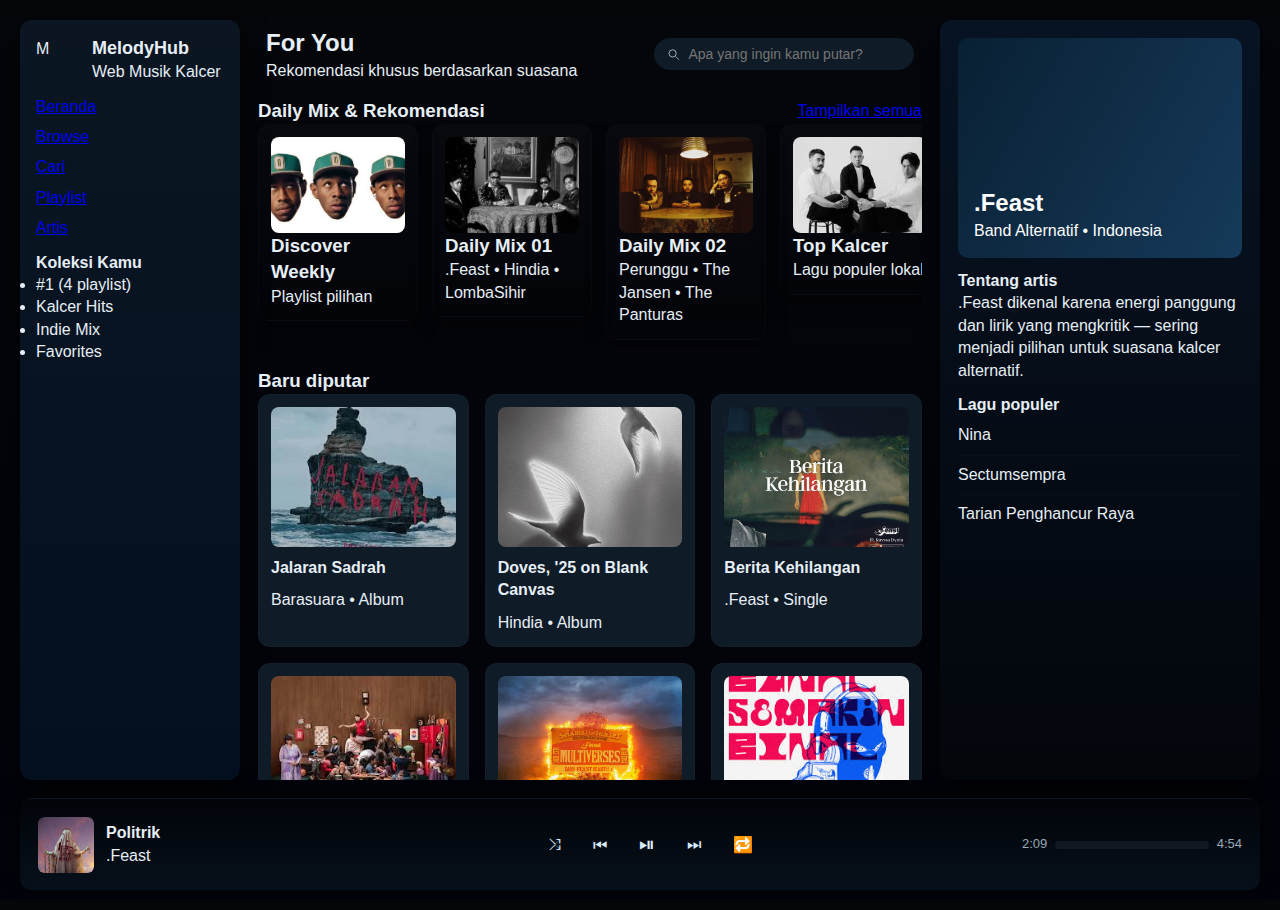
<file: index.html>
<!DOCTYPE html>
<html lang="id">
<head>
  <meta charset="utf-8" />
  <meta name="viewport" content="width=device-width,initial-scale=1" />
  <title>MelodyHub — Beranda</title>
  <link rel="stylesheet" href="css/style.css">
  <meta name="description" content="MelodyHub — Web Musik Kalcer. Temukan playlist, artis, dan lagu favorit." />
</head>
<body>
  <div class="app" role="application">
    <!-- SIDEBAR -->
    <aside class="sidebar" aria-label="Navigasi Utama">
      <div class="brand" id="brand">
        <div class="logo" aria-hidden="true">M</div>
        <div>
          <h1>MelodyHub</h1>
          <div class="small">Web Musik Kalcer</div>
        </div>
      </div>

      <nav class="side-nav" aria-label="Menu Utama">
        <ul>
          <li><a href="index.html" aria-current="page">Beranda</a></li>
          <li><a href="pages/browse.html">Browse</a></li>
          <li><a href="pages/search.html">Cari</a></li>
          <li><a href="pages/playlist.html">Playlist</a></li>
          <li><a href="pages/artist.html">Artis</a></li>
        </ul>
      </nav>

      <div class="collection" aria-label="Koleksi Pengguna">
        <h4>Koleksi Kamu</h4>
        <ul>
          <li>#1 (4 playlist)</li>
          <li>Kalcer Hits</li>
          <li>Indie Mix</li>
          <li>Favorites</li>
        </ul>
      </div>
    </aside>

    <!-- MAIN CONTENT -->
    <main role="main" aria-labelledby="main-heading">
      <header class="topbar">
        <div>
          <h2 id="main-heading">For You</h2>
          <div class="small">Rekomendasi khusus berdasarkan suasana</div>
        </div>

        <div class="searchbox" role="search" aria-label="Cari lagu, artis, album">
          <svg width="16" height="16" viewBox="0 0 24 24" fill="none" aria-hidden="true">
            <path d="M21 21l-4.35-4.35" stroke="currentColor" stroke-width="1.6" stroke-linecap="round" stroke-linejoin="round" opacity="0.7"/>
            <circle cx="11" cy="11" r="6" stroke="currentColor" stroke-width="1.6" opacity="0.7" />
          </svg>
          <input type="search" placeholder="Apa yang ingin kamu putar?" aria-label="Kolom pencarian">
        </div>
      </header>

      <section aria-labelledby="rekomendasi">
        <div style="display:flex;align-items:center;justify-content:space-between">
          <h3 id="rekomendasi">Daily Mix & Rekomendasi</h3>
          <a href="pages/browse.html" class="small">Tampilkan semua</a>
        </div>

        <div class="cards-row" role="list" aria-label="Rekomendasi">
          <article class="card" role="listitem">
            <figure class="cover" aria-hidden="true">
              <img src="assets/img/Frank_Ocean_Head.jpeg" alt="" onerror="this.style.opacity=0.9">
            </figure>
            <h3>Discover Weekly</h3>
            <p class="small">Playlist pilihan</p>
          </article>

          <article class="card" role="listitem">
            <figure class="cover" aria-hidden="true">
              <img src="assets/img/Feast.jpeg" alt="">
            </figure>
            <h3>Daily Mix 01</h3>
            <p class="small">.Feast • Hindia • LombaSihir</p>
          </article>

          <article class="card" role="listitem">
            <figure class="cover" aria-hidden="true">
              <img src="assets/img/Perunggu.jpeg" alt="">
            </figure>
            <h3>Daily Mix 02</h3>
            <p class="small">Perunggu • The Jansen • The Panturas</p>
          </article>

          <article class="card" role="listitem">
            <figure class="cover" aria-hidden="true">
              <img src="assets/img/Perunggu2.jpeg" alt="">
            </figure>
            <h3>Top Kalcer</h3>
            <p class="small">Lagu populer lokal</p>
          </article>
        </div>
      </section>

      <section aria-labelledby="baru-diputar" style="margin-top:18px">
        <h3 id="baru-diputar">Baru diputar</h3>
        <div class="grid" aria-live="polite" aria-atomic="true">
          <article class="album">
            <figure class="cover"><img src="assets/img/JalaranSadrah.jpeg" alt="Peluru - Barasuara"></figure>
            <h4>Jalaran Sadrah</h4>
            <p class="small">Barasuara • Album</p>
          </article>

          <article class="album">
            <figure class="cover"><img src="assets/img/Doves, '25 on Blank Canvas.jpeg" alt="Secerca Cahaya - Hindia"></figure>
            <h4>Doves, '25 on Blank Canvas</h4>
            <p class="small">Hindia • Album</p>
          </article>

          <article class="album">
            <figure class="cover"><img src="assets/img/Lost.jpeg" alt="Senja yang Rindu - .feast"></figure>
            <h4>Berita Kehilangan</h4>
            <p class="small">.Feast • Single</p>
          </article>

          <article class="album">
            <figure class="cover"><img src="assets/img/ObrolanJam3Pagi.jpeg" alt="Spellbound - LombaSihir"></figure>
            <h4>Obrolan Jam 3 Pagi</h4>
            <p class="small">LombaSihir • Album</p>
          </article>

          <article class="album">
            <figure class="cover"><img src="assets/img/Multiverse.jpeg" alt="Echoes - The Adams"></figure>
            <h4>Multiverse</h4>
            <p class="small">.Feast • Album</p>
          </article>

          <article class="album">
            <figure class="cover"><img src="assets/img/BanalSemakinBinal.jpeg" alt="Nightfall - The Jansen"></figure>
            <h4>Banal Semakin Binal</h4>
            <p class="small">The Jansen • Album</p>
          </article>
        </div>
      </section>
    </main>

    <!-- RIGHT PANEL: ARTIST DETAIL -->
    <aside class="right" aria-label="Detail Artis">
      <div class="artist-hero" role="region" aria-labelledby="artist-name">
        <div>
          <h2 id="artist-name">.Feast</h2>
          <div class="small">Band Alternatif • Indonesia</div>
        </div>
      </div>

      <section class="artist-meta" aria-labelledby="tentang-artis">
        <h4 id="tentang-artis">Tentang artis</h4>
        <p class="small">.Feast dikenal karena energi panggung dan lirik yang mengkritik — sering menjadi pilihan untuk suasana kalcer alternatif.</p>

        <h4 style="margin-top:12px">Lagu populer</h4>
        <ol class="small" style="padding-left:0;list-style:none">
          <li style="padding:8px 0;border-bottom:1px solid rgba(255,255,255,0.02)">Nina</li>
          <li style="padding:8px 0;border-bottom:1px solid rgba(255,255,255,0.02)">Sectumsempra</li>
          <li style="padding:8px 0">Tarian Penghancur Raya</li>
        </ol>
      </section>
    </aside>

    <!-- FOOTER PLAYER -->
    <div class="player" role="region" aria-label="Player">
      <div class="now-playing" aria-live="polite">
        <div class="thumb" aria-hidden="true">
          <img src="assets/img/peradaban.jpeg" alt="Peluru thumbnail" style="width:56px;height:56px;border-radius:6px;object-fit:cover">
        </div>

        <div>
          <div style="font-weight:600">Politrik</div>
          <div class="small">.Feast</div>
        </div>
      </div>

      <div class="controls" aria-hidden="true">
        <button title="Shuffle">⤨</button>
        <button title="Prev">⏮</button>
        <button title="Play/Pause" style="font-size:20px">⏯</button>
        <button title="Next">⏭</button>
        <button title="Repeat">🔁</button>
      </div>

      <div class="progress" aria-hidden="true">
        <div class="small">2:09</div>
        <div class="seek" aria-hidden="true"><i></i></div>
        <div class="small">4:54</div>
      </div>
    </div>
  </div>
</body>
</html>
</file>
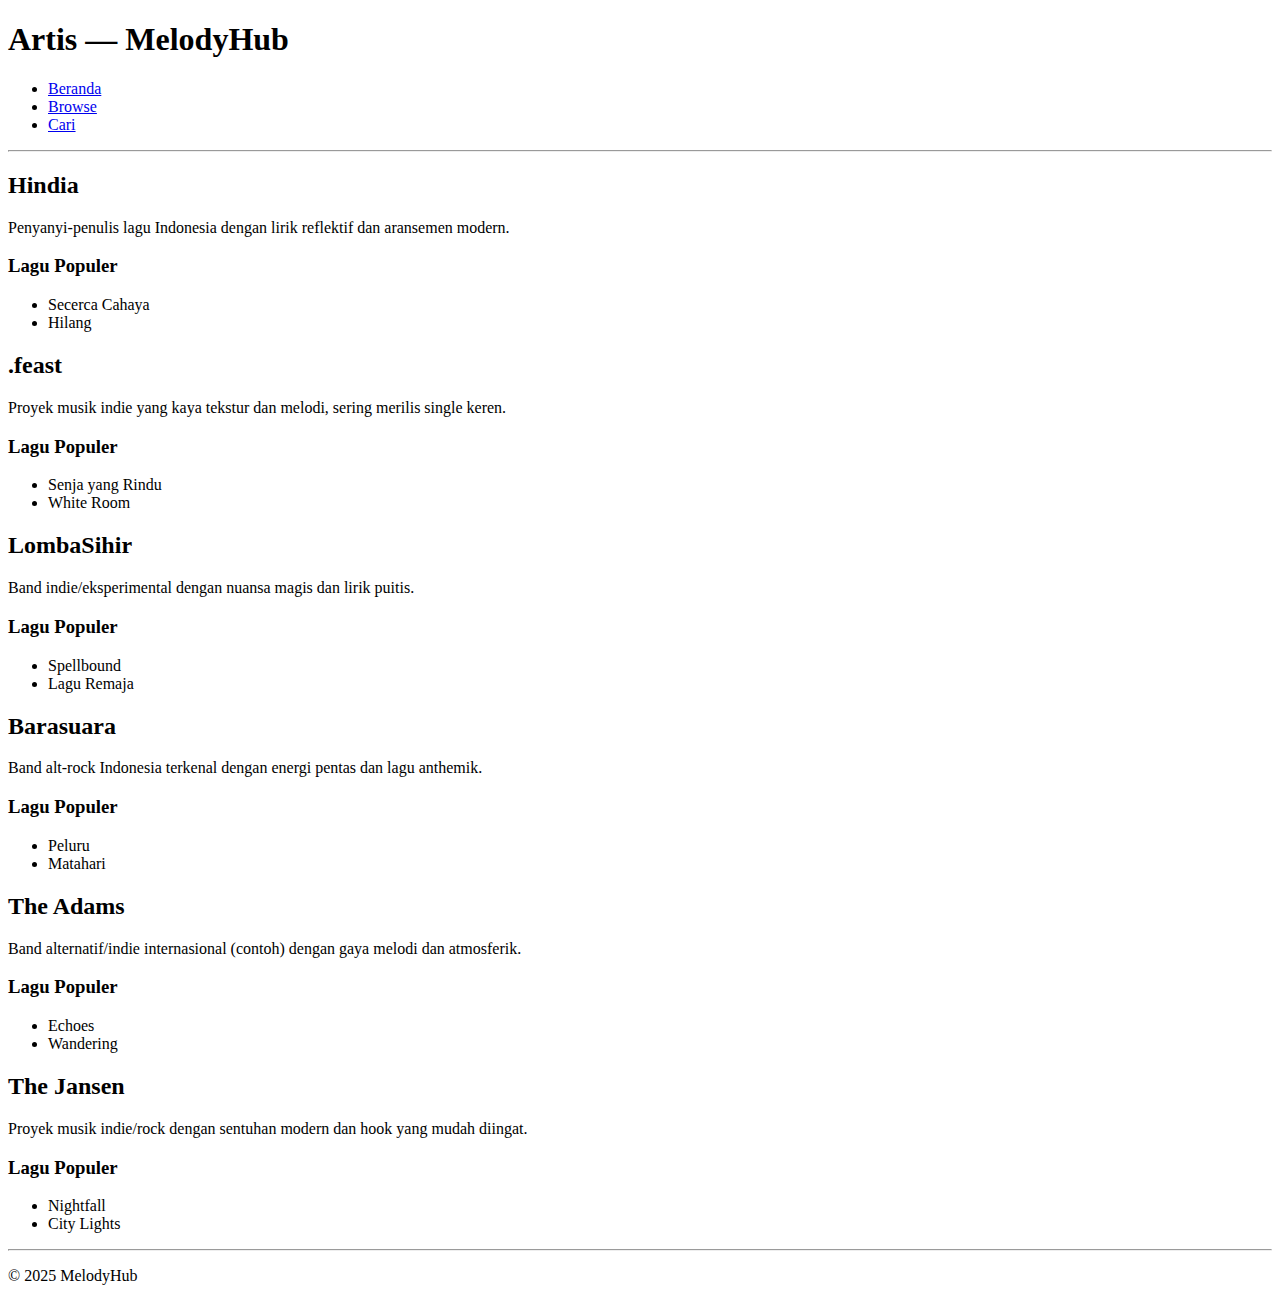
<file: artist.html>
<!DOCTYPE html>
<html lang="id">
<head>
  <meta charset="utf-8">
  <meta name="viewport" content="width=device-width,initial-scale=1">
  <title>MelodyHub — Artis</title>
</head>
<body>
  <header>
    <h1>Artis — MelodyHub</h1>
    <nav>
      <ul>
        <li><a href="index.html">Beranda</a></li>
        <li><a href="browse.html">Browse</a></li>
        <li><a href="search.html">Cari</a></li>
      </ul>
    </nav>
    <hr>
  </header>

  <main>
    <article>
      <h2>Hindia</h2>
      <p>Penyanyi-penulis lagu Indonesia dengan lirik reflektif dan aransemen modern.</p>
      <h3>Lagu Populer</h3>
      <ul>
        <li>Secerca Cahaya</li>
        <li>Hilang</li>
      </ul>
    </article>

    <article>
      <h2>.feast</h2>
      <p>Proyek musik indie yang kaya tekstur dan melodi, sering merilis single keren.</p>
      <h3>Lagu Populer</h3>
      <ul>
        <li>Senja yang Rindu</li>
        <li>White Room</li>
      </ul>
    </article>

    <article>
      <h2>LombaSihir</h2>
      <p>Band indie/eksperimental dengan nuansa magis dan lirik puitis.</p>
      <h3>Lagu Populer</h3>
      <ul>
        <li>Spellbound</li>
        <li>Lagu Remaja</li>
      </ul>
    </article>

    <article>
      <h2>Barasuara</h2>
      <p>Band alt-rock Indonesia terkenal dengan energi pentas dan lagu anthemik.</p>
      <h3>Lagu Populer</h3>
      <ul>
        <li>Peluru</li>
        <li>Matahari</li>
      </ul>
    </article>

    <article>
      <h2>The Adams</h2>
      <p>Band alternatif/indie internasional (contoh) dengan gaya melodi dan atmosferik.</p>
      <h3>Lagu Populer</h3>
      <ul>
        <li>Echoes</li>
        <li>Wandering</li>
      </ul>
    </article>

    <article>
      <h2>The Jansen</h2>
      <p>Proyek musik indie/rock dengan sentuhan modern dan hook yang mudah diingat.</p>
      <h3>Lagu Populer</h3>
      <ul>
        <li>Nightfall</li>
        <li>City Lights</li>
      </ul>
    </article>
  </main>

  <footer>
    <hr>
    <p>&copy; 2025 MelodyHub</p>
  </footer>
</body>
</html>
</file>
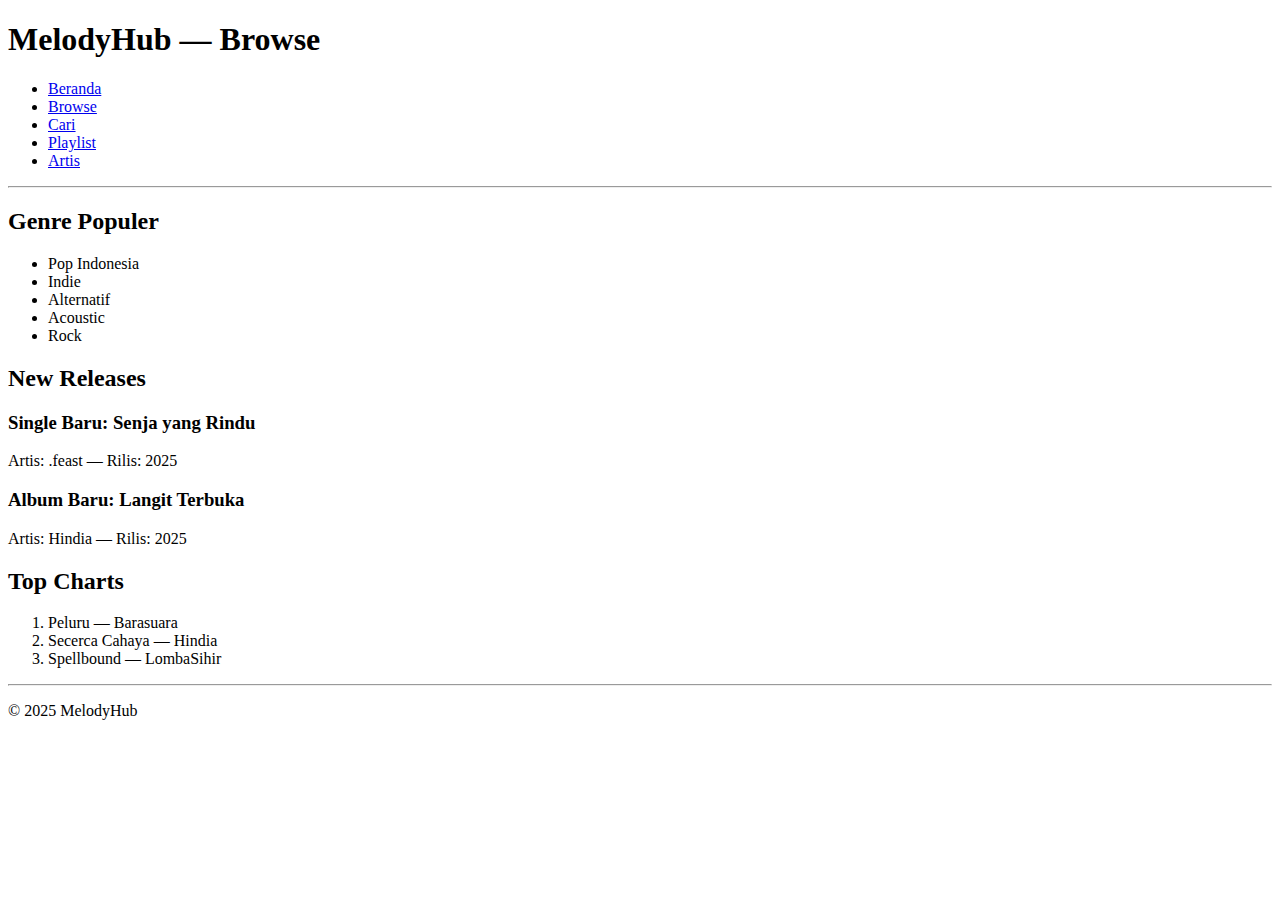
<file: browse.html>
<!DOCTYPE html>
<html lang="id">
<head>
  <meta charset="utf-8">
  <meta name="viewport" content="width=device-width,initial-scale=1">
  <title>MelodyHub — Browse</title>
</head>
<body>
  <header>
    <h1>MelodyHub — Browse</h1>
    <nav aria-label="Utama">
      <ul>
        <li><a href="index.html">Beranda</a></li>
        <li><a href="browse.html">Browse</a></li>
        <li><a href="search.html">Cari</a></li>
        <li><a href="playlist.html">Playlist</a></li>
        <li><a href="artist.html">Artis</a></li>
      </ul>
    </nav>
    <hr>
  </header>

  <main>
    <section aria-labelledby="genres">
      <h2 id="genres">Genre Populer</h2>
      <ul>
        <li>Pop Indonesia</li>
        <li>Indie</li>
        <li>Alternatif</li>
        <li>Acoustic</li>
        <li>Rock</li>
      </ul>
    </section>

    <section aria-labelledby="new-releases">
      <h2 id="new-releases">New Releases</h2>
      <article>
        <h3>Single Baru: Senja yang Rindu</h3>
        <p>Artis: .feast — Rilis: 2025</p>
      </article>
      <article>
        <h3>Album Baru: Langit Terbuka</h3>
        <p>Artis: Hindia — Rilis: 2025</p>
      </article>
    </section>

    <section aria-labelledby="charts">
      <h2 id="charts">Top Charts</h2>
      <ol>
        <li>Peluru — Barasuara</li>
        <li>Secerca Cahaya — Hindia</li>
        <li>Spellbound — LombaSihir</li>
      </ol>
    </section>
  </main>

  <footer>
    <hr>
    <p>&copy; 2025 MelodyHub</p>
  </footer>
</body>
</html>
</file>
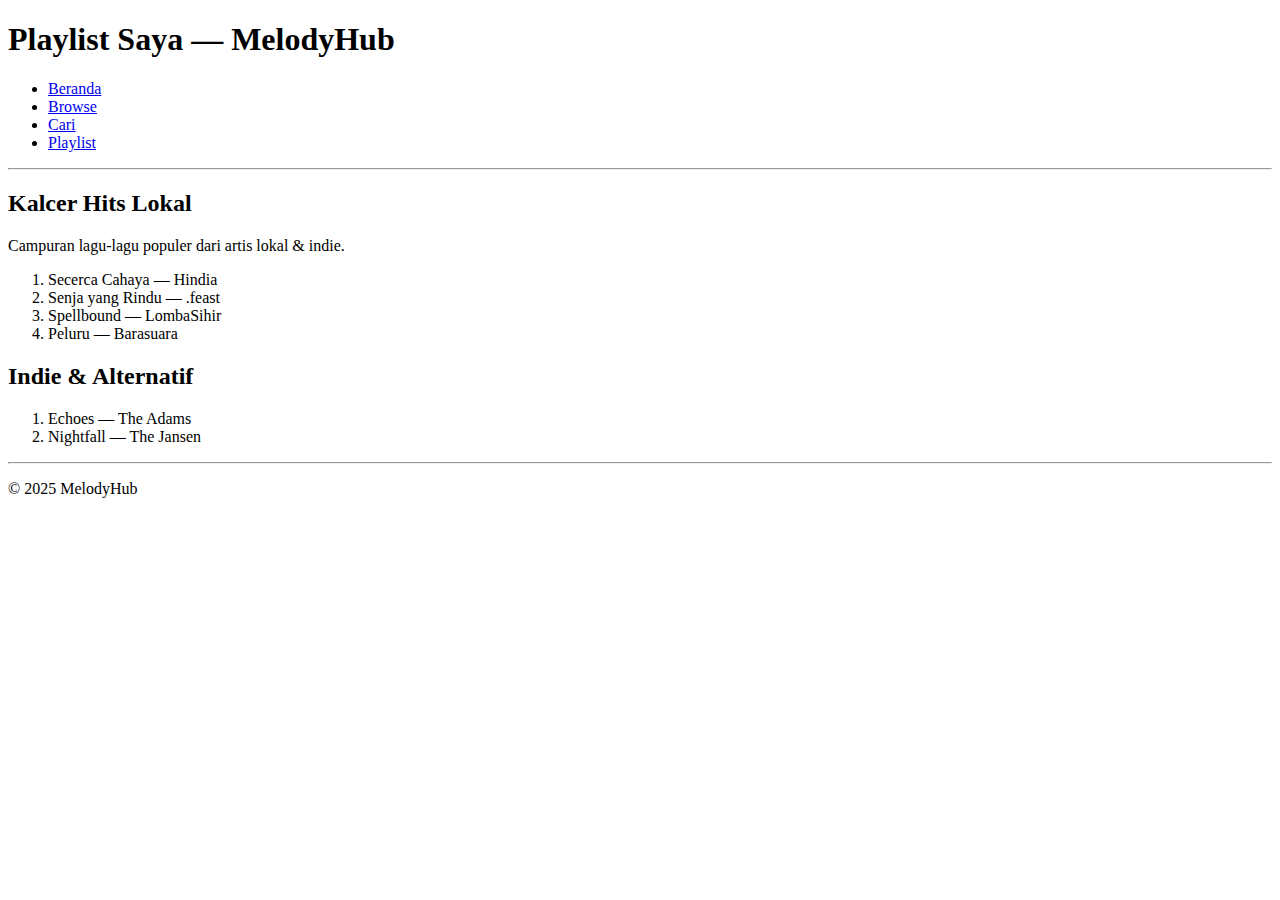
<file: playlist.html>
<!DOCTYPE html>
<html lang="id">
<head>
  <meta charset="utf-8">
  <meta name="viewport" content="width=device-width,initial-scale=1">
  <title>MelodyHub — Playlist</title>
</head>
<body>
  <header>
    <h1>Playlist Saya — MelodyHub</h1>
    <nav>
      <ul>
        <li><a href="index.html">Beranda</a></li>
        <li><a href="browse.html">Browse</a></li>
        <li><a href="search.html">Cari</a></li>
        <li><a href="playlist.html">Playlist</a></li>
      </ul>
    </nav>
    <hr>
  </header>

  <main>
    <section>
      <h2>Kalcer Hits Lokal</h2>
      <p>Campuran lagu-lagu populer dari artis lokal & indie.</p>
      <ol>
        <li>Secerca Cahaya — Hindia</li>
        <li>Senja yang Rindu — .feast</li>
        <li>Spellbound — LombaSihir</li>
        <li>Peluru — Barasuara</li>
      </ol>
    </section>

    <section>
      <h2>Indie & Alternatif</h2>
      <ol>
        <li>Echoes — The Adams</li>
        <li>Nightfall — The Jansen</li>
      </ol>
    </section>
  </main>

  <footer>
    <hr>
    <p>&copy; 2025 MelodyHub</p>
  </footer>
</body>
</html>
</file>
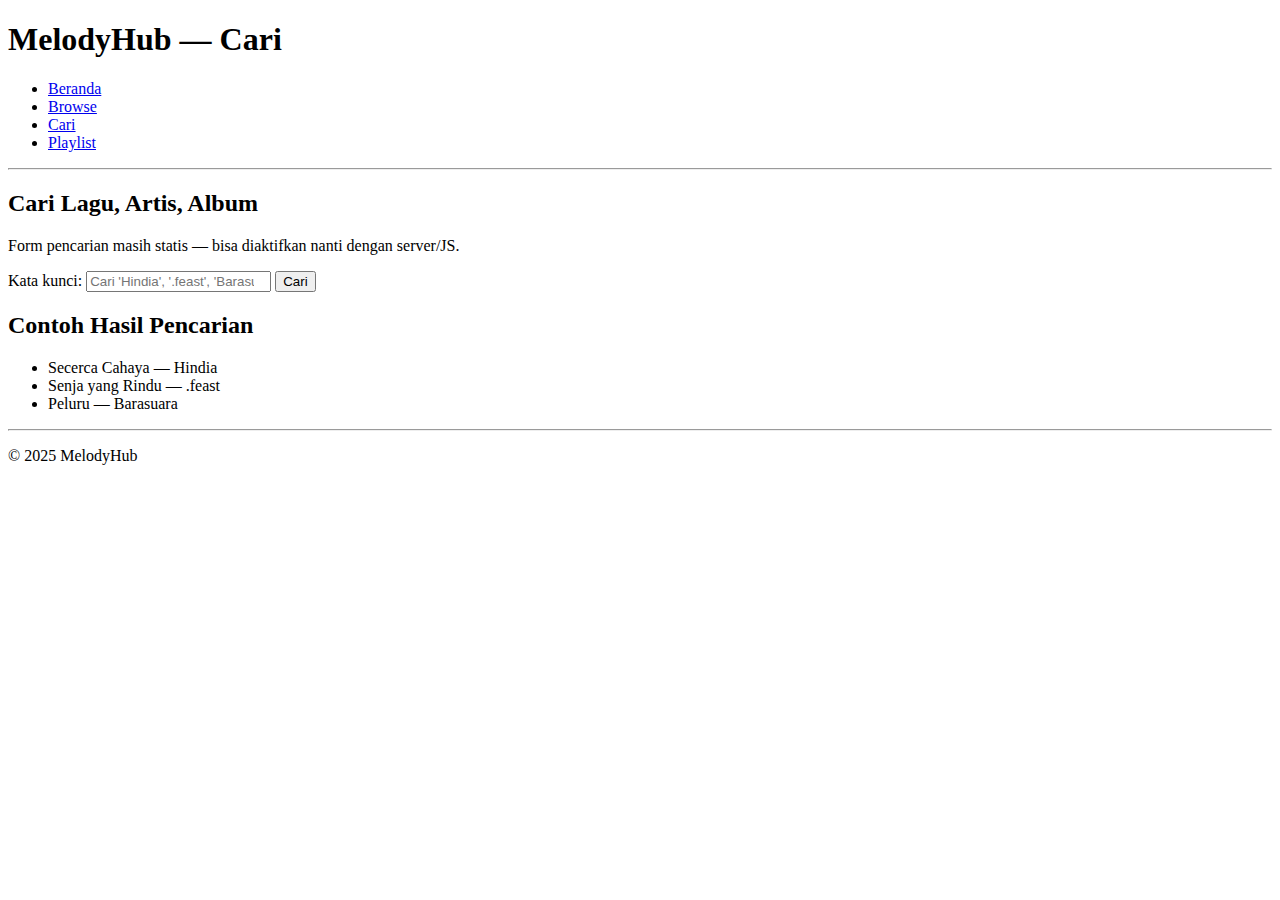
<file: search.html>
<!DOCTYPE html>
<html lang="id">
<head>
  <meta charset="utf-8">
  <meta name="viewport" content="width=device-width,initial-scale=1">
  <title>MelodyHub — Cari</title>
</head>
<body>
  <header>
    <h1>MelodyHub — Cari</h1>
    <nav>
      <ul>
        <li><a href="index.html">Beranda</a></li>
        <li><a href="browse.html">Browse</a></li>
        <li><a href="search.html">Cari</a></li>
        <li><a href="playlist.html">Playlist</a></li>
      </ul>
    </nav>
    <hr>
  </header>

  <main>
    <section aria-labelledby="search-box">
      <h2 id="search-box">Cari Lagu, Artis, Album</h2>
      <p>Form pencarian masih statis — bisa diaktifkan nanti dengan server/JS.</p>

      <form action="#" method="get">
        <label for="q">Kata kunci:</label>
        <input type="search" id="q" name="q" placeholder="Cari 'Hindia', '.feast', 'Barasuara'...">
        <button type="submit">Cari</button>
      </form>
    </section>

    <section aria-labelledby="search-results">
      <h2 id="search-results">Contoh Hasil Pencarian</h2>
      <ul>
        <li>Secerca Cahaya — Hindia</li>
        <li>Senja yang Rindu — .feast</li>
        <li>Peluru — Barasuara</li>
      </ul>
    </section>
  </main>

  <footer>
    <hr>
    <p>&copy; 2025 MelodyHub</p>
  </footer>
</body>
</html>
</file>
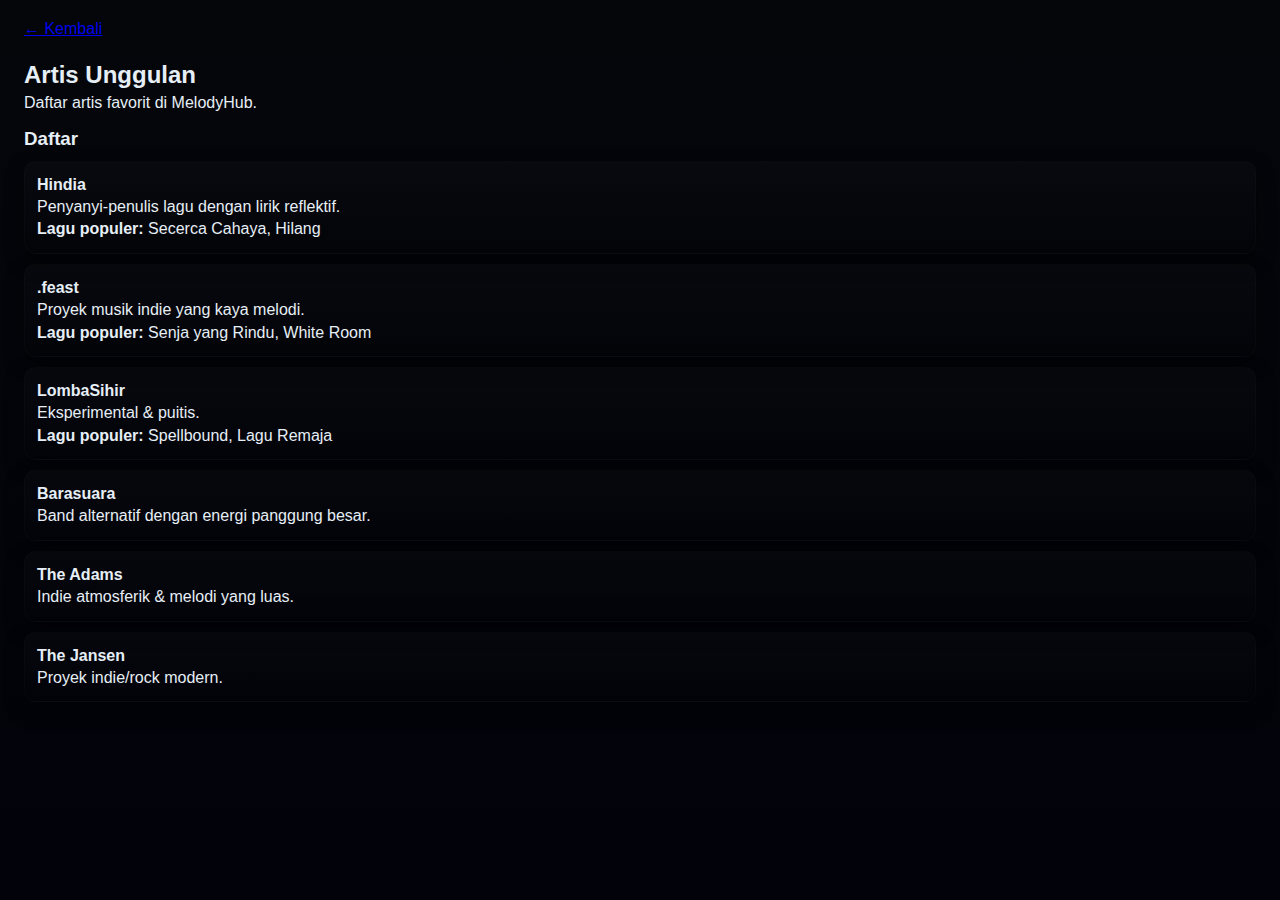
<file: pages/artist.html>
<!DOCTYPE html>
<html lang="id">
<head>
  <meta charset="utf-8">
  <meta name="viewport" content="width=device-width,initial-scale=1">
  <title>MelodyHub — Artis</title>
  <link rel="stylesheet" href="../css/style.css">
  <meta name="description" content="Profil artis di MelodyHub: Hindia, .feast, LombaSihir, Barasuara, The Adams, The Jansen.">
</head>
<body>
  <header style="padding:18px 24px">
    <a href="../index.html">← Kembali</a>
  </header>

  <main style="padding:0 24px 120px 24px">
    <h2>Artis Unggulan</h2>
    <p class="small">Daftar artis favorit di MelodyHub.</p>

    <section style="margin-top:12px" aria-labelledby="daftar-artis">
      <h3 id="daftar-artis">Daftar</h3>

      <article class="card" style="margin-top:8px">
        <h4>Hindia</h4>
        <p class="small">Penyanyi-penulis lagu dengan lirik reflektif.</p>
        <p class="small"><strong>Lagu populer:</strong> Secerca Cahaya, Hilang</p>
      </article>

      <article class="card" style="margin-top:10px">
        <h4>.feast</h4>
        <p class="small">Proyek musik indie yang kaya melodi.</p>
        <p class="small"><strong>Lagu populer:</strong> Senja yang Rindu, White Room</p>
      </article>

      <article class="card" style="margin-top:10px">
        <h4>LombaSihir</h4>
        <p class="small">Eksperimental & puitis.</p>
        <p class="small"><strong>Lagu populer:</strong> Spellbound, Lagu Remaja</p>
      </article>

      <article class="card" style="margin-top:10px">
        <h4>Barasuara</h4>
        <p class="small">Band alternatif dengan energi panggung besar.</p>
      </article>

      <article class="card" style="margin-top:10px">
        <h4>The Adams</h4>
        <p class="small">Indie atmosferik & melodi yang luas.</p>
      </article>

      <article class="card" style="margin-top:10px">
        <h4>The Jansen</h4>
        <p class="small">Proyek indie/rock modern.</p>
      </article>
    </section>
  </main>
</body>
</html>
</file>
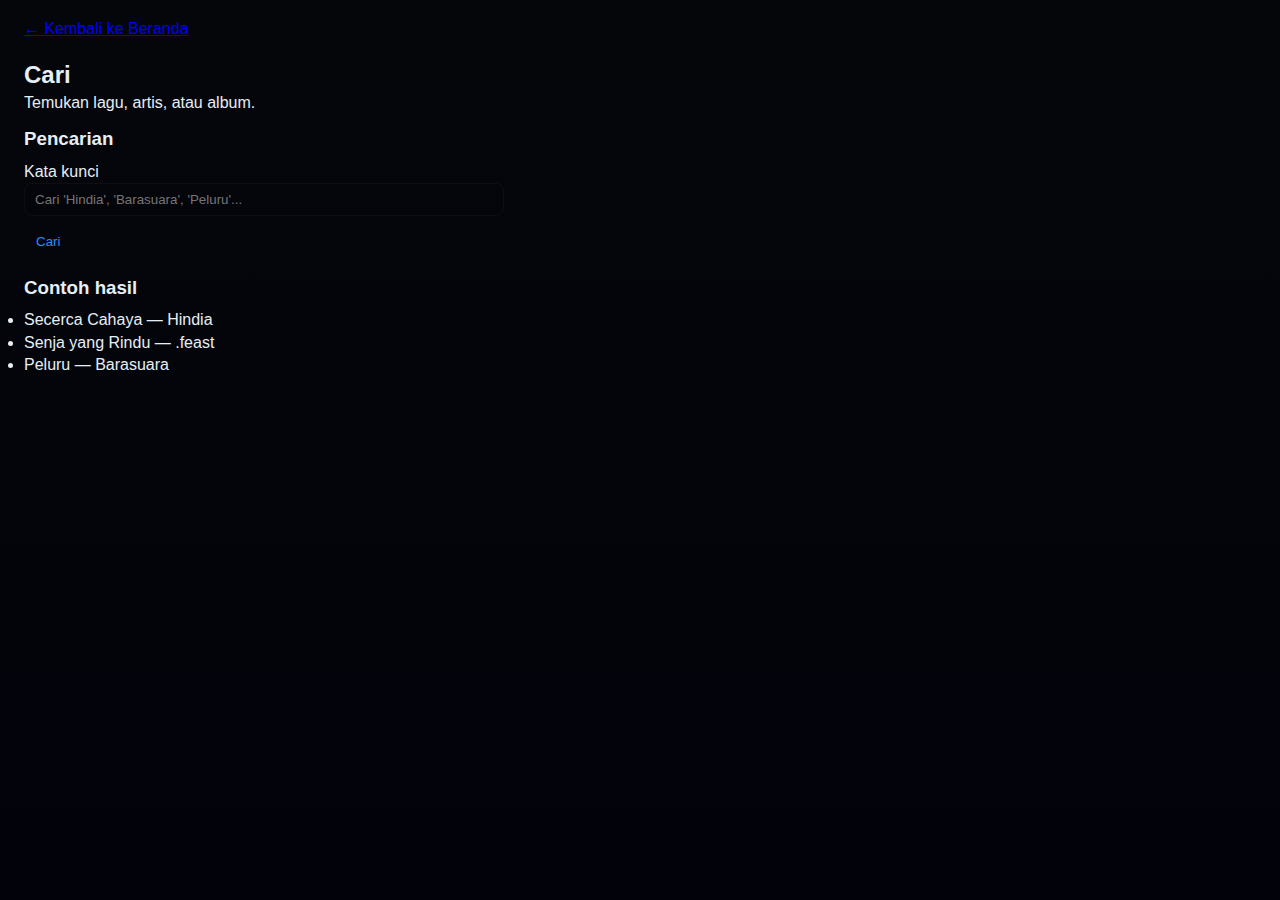
<file: pages/search.html>
<!DOCTYPE html>
<html lang="id">
<head>
  <meta charset="utf-8">
  <meta name="viewport" content="width=device-width,initial-scale=1">
  <title>MelodyHub — Cari</title>
  <link rel="stylesheet" href="../css/style.css">
  <meta name="description" content="Cari lagu, artis, dan album di MelodyHub.">
</head>
<body>
  <header style="padding:18px 24px">
    <a href="../index.html">← Kembali ke Beranda</a>
  </header>

  <main style="padding:0 24px 120px 24px">
    <h2>Cari</h2>
    <p class="small">Temukan lagu, artis, atau album.</p>

    <section style="margin-top:12px" aria-labelledby="search-form">
      <h3 id="search-form">Pencarian</h3>

      <form action="#" method="get" style="margin-top:8px">
        <label for="q" class="small">Kata kunci</label><br>
        <input id="q" name="q" type="search" placeholder="Cari 'Hindia', 'Barasuara', 'Peluru'..." style="padding:8px 10px;border-radius:8px;border:1px solid rgba(255,255,255,0.04);background:transparent;color:inherit;width:100%;max-width:480px">
        <div style="margin-top:10px">
          <button type="submit" style="padding:8px 12px;border-radius:8px;border:0;background:transparent;color:var(--accent);cursor:pointer">Cari</button>
        </div>
      </form>
    </section>

    <section aria-labelledby="search-sample" style="margin-top:18px">
      <h3 id="search-sample">Contoh hasil</h3>
      <ul style="margin-top:8px">
        <li>Secerca Cahaya — Hindia</li>
        <li>Senja yang Rindu — .feast</li>
        <li>Peluru — Barasuara</li>
      </ul>
    </section>
  </main>
</body>
</html>
</file>
<file: css/style.css>
/* css/style.css - MelodyHub (separated) */
:root{
  --bg:#05060a;
  --panel:#0b1622;
  --card:#0f1b26; 
  --muted:#9aa8b6;
  --accent:#1e90ff; 
  --soft:rgba(255,255,255,0.03); 
  --radius:12px;
}
*{box-sizing:border-box;margin:0;padding:0}
html,body{height:100%}
body{
  font-family: Inter, "Segoe UI", Roboto, Arial, sans-serif;
  background:linear-gradient(180deg,var(--bg),#02030a);
  color:#e6eef6; -webkit-font-smoothing:antialiased; -moz-osx-font-smoothing:grayscale; line-height:1.4; min-height:100vh;
}

/* grid */
.app{display:grid;grid-template-columns:220px 1fr 320px;grid-template-rows:1fr 92px;gap:18px;padding:20px}

/* sidebar */
aside.sidebar{background:linear-gradient(180deg,var(--panel),#041020);border-radius:var(--radius);padding:16px;height:calc(100vh - 140px);overflow:auto;box-shadow:0 8px 28px rgba(0,0,0,.6)}
.brand{display:flex;align-items:center;gap:12px;margin-bottom:12px}
.logo{width:44px;height:44px;border-radius:10px;overflow:hidden}
.logo img{width:100%;height:100%;object-fit:cover}
.brand h1{font-size:18px}
.side-nav ul{list-style:none;margin-top:6px;padding-left:0}
.side-nav li{margin:8px 0}
.nav-btn{display:flex;align-items:center;gap:10px;background:transparent;border:0;color:var(--muted);padding:8px;border-radius:8px;width:100%;text-align:left;cursor:pointer}
.nav-btn i{width:18px;text-align:center}
.nav-btn span{flex:1}
.nav-btn.active{background:var(--soft);color:#fff}

/* collection */
.collection{margin-top:12px}
.collection-header{display:flex;align-items:center;justify-content:space-between;gap:8px}
.collection-header h4{font-size:15px}
#create-playlist{background:linear-gradient(90deg,var(--accent),#4fdfff);border:0;color:#021827;padding:6px 8px;border-radius:8px;cursor:pointer}
.collection-tabs{display:flex;gap:6px;margin-top:10px;flex-wrap:wrap}
.tab{background:transparent;border:0;color:var(--muted);padding:6px 8px;border-radius:999px;cursor:pointer;font-size:13px}
.tab.active{background:var(--soft);color:#fff}
.collection-search{margin-top:10px}
.collection-search input{width:100%;padding:8px;border-radius:8px;background:transparent;border:1px solid rgba(255,255,255,0.04);color:inherit}
.collection-list{margin-top:10px;max-height:40vh;overflow:auto;padding-right:6px}
.collection-item{display:flex;align-items:center;gap:10px;padding:8px;border-radius:8px;color:var(--muted);cursor:pointer}
.collection-item:hover{background:var(--soft);color:#fff}
.collection-item img{width:40px;height:40px;border-radius:6px;object-fit:cover}

/* main */
main{overflow:auto;height:calc(100vh - 140px)}
.topbar{display:flex;align-items:center;justify-content:space-between;padding:6px 8px;margin-bottom:10px}
.searchbox{display:flex;align-items:center;gap:8px;background:var(--card);padding:8px 12px;border-radius:999px;min-width:260px}
.searchbox input{background:transparent;border:0;color:#dbeafc;outline:none;font-size:14px;width:100%}
.section-title{display:flex;justify-content:space-between;align-items:center;margin-bottom:10px}
.link-btn{background:transparent;border:0;color:var(--accent);cursor:pointer}
.cards-row{display:flex;gap:14px;align-items:flex-start;overflow:auto;padding-bottom:10px}
.card{min-width:160px;background:linear-gradient(180deg, rgba(255,255,255,0.02), rgba(0,0,0,0.12));border-radius:12px;padding:12px;border:1px solid rgba(255,255,255,0.02);box-shadow:0 8px 20px rgba(0,0,0,.45)}
.card figure{height:96px;margin:0;border-radius:8px;overflow:hidden}
.card img{width:100%;height:100%;object-fit:cover}

/* grid */
.grid{display:grid;grid-template-columns:repeat(auto-fit,minmax(160px,1fr));gap:16px}
.album{background:var(--card);padding:12px;border-radius:12px;border:1px solid rgba(255,255,255,0.02);display:flex;flex-direction:column;gap:10px;position:relative}
.cover{height:140px;border-radius:8px;overflow:hidden}
.cover img{width:100%;height:100%;object-fit:cover}

/* overlays */
.like-btn,.queue-btn{position:absolute;top:10px;right:10px;background:rgba(0,0,0,0.45);border:0;color:#fff;padding:8px;border-radius:999px;cursor:pointer;display:inline-flex;align-items:center;justify-content:center;gap:6px;font-size:13px}
.queue-btn{right:50px}
.like-btn.liked{background:linear-gradient(90deg,#ff6b81,#ff9aa2)}

/* right */
aside.right{background:linear-gradient(180deg,#071323,#03060b);border-radius:12px;padding:18px;height:calc(100vh - 140px);overflow:auto;box-shadow:0 6px 18px rgba(0,0,0,.6)}
.artist-hero{height:220px;border-radius:10px;background:linear-gradient(120deg,#092033,#163a5a);display:flex;align-items:end;padding:16px;color:#fff;margin-bottom:12px}

/* player */
.player{grid-column:1/4;background:linear-gradient(180deg,#020409,#06101a);border-top:1px solid rgba(255,255,255,0.03);display:flex;align-items:center;gap:16px;padding:12px 18px;border-radius:12px;box-shadow:0 -6px 20px rgba(0,0,0,.6)}
.now-playing{display:flex;gap:12px;align-items:center;min-width:240px}
.now-playing .thumb{width:56px;height:56px;border-radius:6px;overflow:hidden}
.now-playing .thumb img{width:100%;height:100%;object-fit:cover}
.controls{display:flex;gap:8px;align-items:center;justify-content:center;flex:1}
.controls button{background:transparent;border:0;color:#dbeafc;font-size:16px;padding:8px 12px;border-radius:8px;cursor:pointer}
.controls .play-toggle{font-weight:700;background:linear-gradient(90deg,var(--accent),#4fdfff);color:#021827;padding:8px 12px;border-radius:8px}
.progress{display:flex;align-items:center;gap:8px;min-width:220px;color:var(--muted);font-size:13px}
.seek{height:8px;background:rgba(255,255,255,0.06);border-radius:99px;flex:1;position:relative;overflow:hidden}
.seek > i{display:block;height:100%;width:0%;background:var(--accent);border-radius:99px;transition:width .18s linear}
/* injected volume control */
.volume-control{display:inline-flex;align-items:center;gap:8px;margin-left:12px}
.volume-slider{width:110px}

/* modal */
.modal-overlay{position:fixed;inset:0;display:none;align-items:center;justify-content:center;background:rgba(0,0,0,0.6);z-index:1200;padding:20px}
.modal-overlay.active{display:flex}
.modal{width:100%;max-width:980px;background:linear-gradient(180deg,#071323,#0a1120);border-radius:12px;padding:16px;color:#eaf5ff;box-shadow:0 18px 56px rgba(0,0,0,.7);max-height:90vh;overflow:auto}
.modal header{display:flex;justify-content:space-between;align-items:center;margin-bottom:8px}
.modal .close{background:transparent;border:0;color:var(--muted);font-size:18px;cursor:pointer}
.modal h3{margin-bottom:6px}

/* responsive */
@media (max-width:1000px){
  .app{grid-template-columns:80px 1fr;grid-template-rows:1fr 120px;padding:16px}
  aside.right{display:none}
  .player{grid-column:1/3}
}
@media (max-width:700px){
  .app{grid-template-columns:1fr;grid-template-rows:auto 1fr 92px;padding:12px}
  aside.sidebar{display:flex;flex-direction:row;align-items:center;gap:12px;padding:8px;height:auto;border-radius:10px;overflow:auto}
  nav.side-nav ul{display:flex;gap:8px;white-space:nowrap}
  main{padding:0}
  .modal{max-width:100%}
  .player{position:fixed;left:0;right:0;bottom:0;margin:0;border-radius:0;padding:8px 12px;z-index:999}
  body{padding-bottom:86px}
}

/* small focus */
button:focus, a:focus, input:focus{outline:2px solid rgba(30,144,255,0.18);outline-offset:2px}


/* Reset sederhana */
* {
    margin: 0;
    padding: 0;
    box-sizing: border-box;
    font-family: Arial, Helvetica, sans-serif;
}

/* Background login */
.login-body {
    background: linear-gradient(135deg, #0d0d26, #1a1a40);
    height: 100vh;
    display: flex;
    justify-content: center;
    align-items: center;
}

/* Card container */
.login-container {
    width: 100%;
    max-width: 380px;
    padding: 20px;
}

.login-card {
    background: #111;
    border-radius: 12px;
    padding: 30px 25px;
    text-align: center;
    box-shadow: 0 4px 20px rgba(0,0,0,0.6);
    color: #fff;
}

/* Title */
.login-title {
    font-size: 2em;
    font-weight: bold;
    color: #00bfff;
    margin-bottom: 5px;
}

.login-subtitle {
    font-size: 0.9em;
    margin-bottom: 20px;
    color: #aaa;
}

/* Form */
.login-form {
    display: flex;
    flex-direction: column;
    gap: 15px;
}

.login-form input {
    padding: 12px;
    border: none;
    border-radius: 6px;
    outline: none;
    font-size: 1em;
}

.login-btn {
    padding: 12px;
    border: none;
    border-radius: 6px;
    background: #00bfff;
    color: white;
    font-size: 1em;
    cursor: pointer;
    transition: background 0.3s;
}

.login-btn:hover {
    background: #009acd;
}

/* Pesan error/success */
.error {
    color: #ff4d4d;
    font-size: 0.9em;
    margin-bottom: 10px;
}

.success {
    color: #4dff88;
    font-size: 0.9em;
    margin-bottom: 10px;
}

/* Footer */
.login-footer {
    margin-top: 15px;
    font-size: 0.85em;
    color: #aaa;
}

.login-footer a {
    color: #00bfff;
    text-decoration: none;
}

.login-footer a:hover {
    text-decoration: underline;
}
</file>
